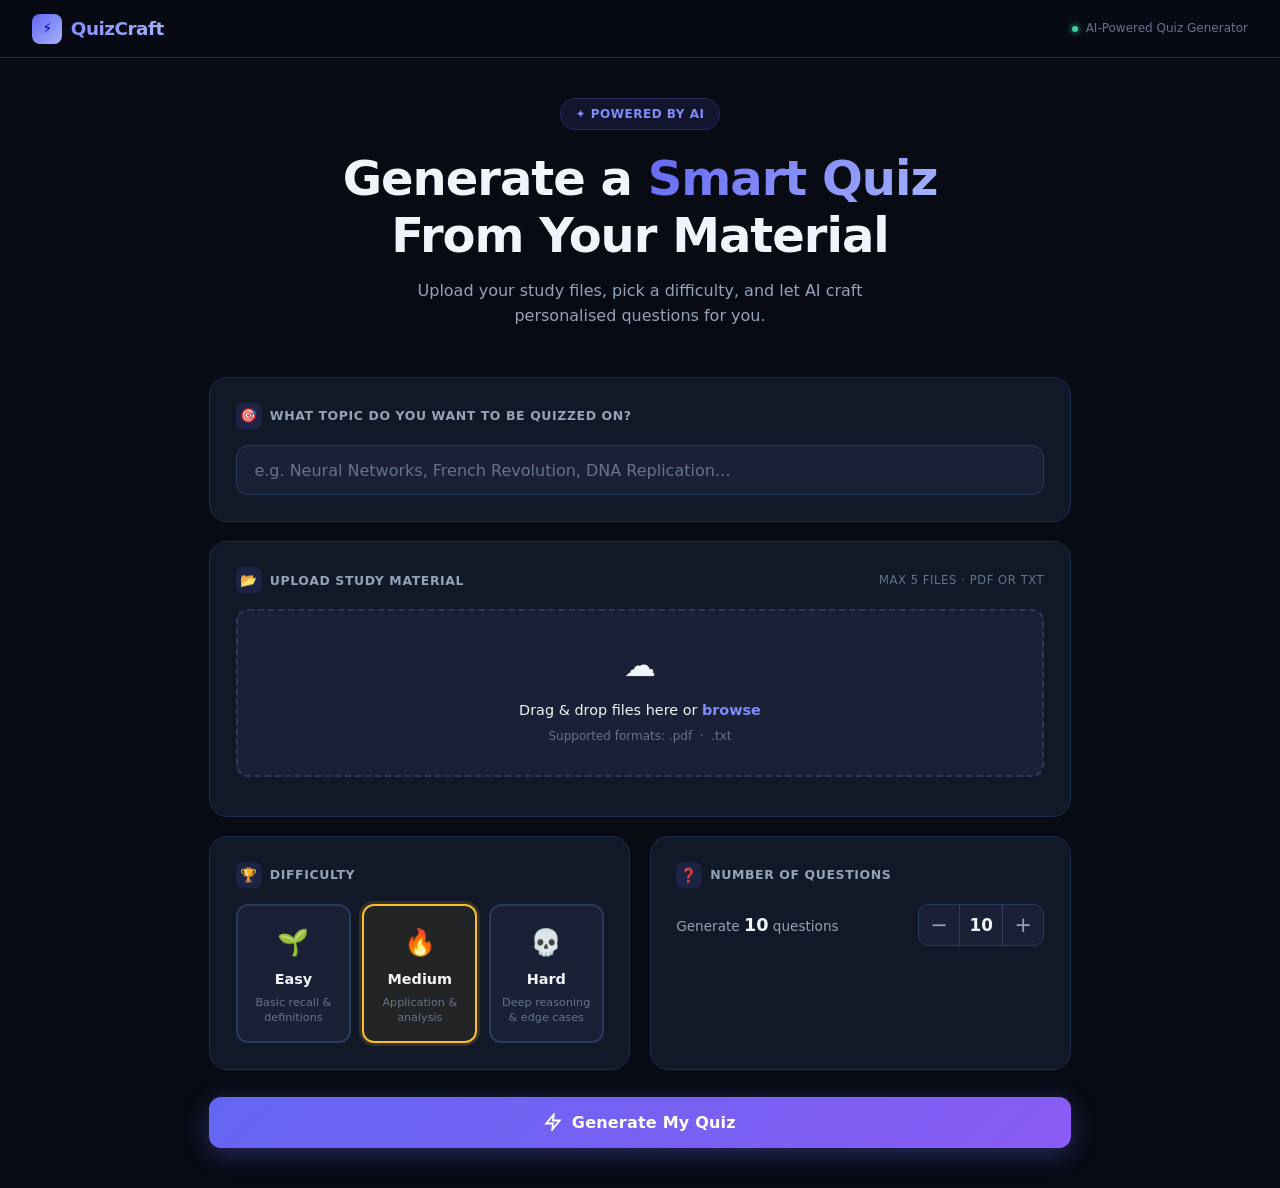
<file: OneDrive/Documents/frontend files/index.html>
<!DOCTYPE html>
<html lang="en">
<head>
<meta charset="UTF-8"/>
<meta name="viewport" content="width=device-width, initial-scale=1.0"/>
<title>QuizCraft — AI Quiz Generator</title>
<style>
/* =============================================
   RESET & VARIABLES
============================================= */
*,*::before,*::after{box-sizing:border-box;margin:0;padding:0}
:root{
  --bg:#080b14;
  --bg2:#0d1120;
  --surface:#111827;
  --surface2:#1a2035;
  --surface3:#1f2847;
  --border:#1e2d4d;
  --border2:#2a3a5c;
  --accent:#6366f1;
  --accent2:#818cf8;
  --accent3:#a5b4fc;
  --green:#10b981;
  --green2:#34d399;
  --red:#ef4444;
  --red2:#f87171;
  --yellow:#f59e0b;
  --yellow2:#fbbf24;
  --text:#f1f5f9;
  --text2:#94a3b8;
  --text3:#64748b;
  --radius:12px;
  --radius2:18px;
  --shadow:0 20px 60px rgba(0,0,0,.6);
  --shadow2:0 4px 24px rgba(99,102,241,.2);
}
html{scroll-behavior:smooth}
body{
  background:var(--bg);
  color:var(--text);
  font-family:'Segoe UI',system-ui,-apple-system,sans-serif;
  min-height:100vh;
  line-height:1.6;
  overflow-x:hidden;
}
button{font-family:inherit;cursor:pointer}
input{font-family:inherit}

/* =============================================
   SCROLLBAR
============================================= */
::-webkit-scrollbar{width:6px}
::-webkit-scrollbar-track{background:var(--bg2)}
::-webkit-scrollbar-thumb{background:var(--border2);border-radius:99px}

/* =============================================
   NAVBAR
============================================= */
.navbar{
  position:sticky;top:0;z-index:200;
  display:flex;align-items:center;justify-content:space-between;
  padding:0 2rem;height:58px;
  background:rgba(8,11,20,.85);
  border-bottom:1px solid var(--border);
  backdrop-filter:blur(16px);
}
.nav-logo{
  display:flex;align-items:center;gap:.55rem;
  font-size:1.15rem;font-weight:800;letter-spacing:-.5px;
  text-decoration:none;
}
.nav-logo .bolt{
  width:30px;height:30px;
  background:linear-gradient(135deg,var(--accent),var(--accent3));
  border-radius:8px;
  display:flex;align-items:center;justify-content:center;
  font-size:.9rem;
}
.nav-logo .name{
  background:linear-gradient(135deg,var(--accent2),var(--accent3));
  -webkit-background-clip:text;-webkit-text-fill-color:transparent;
  background-clip:text;
}
.nav-right{
  display:flex;align-items:center;gap:.5rem;
  font-size:.75rem;color:var(--text3);
}
.nav-dot{
  width:6px;height:6px;border-radius:50%;
  background:var(--green2);
  box-shadow:0 0 6px var(--green2);
}

/* =============================================
   SCREENS
============================================= */
.screen{display:none;animation:fadeUp .3s ease}
.screen.active{display:block}
@keyframes fadeUp{from{opacity:0;transform:translateY(16px)}to{opacity:1;transform:translateY(0)}}

.page{max-width:900px;margin:0 auto;padding:2.5rem 1.2rem}

/* =============================================
   SCREEN 1 — SETUP
============================================= */
.hero{text-align:center;margin-bottom:3rem}
.hero-badge{
  display:inline-flex;align-items:center;gap:.5rem;
  padding:.35rem .9rem;border-radius:99px;
  background:rgba(99,102,241,.12);
  border:1px solid rgba(99,102,241,.25);
  font-size:.75rem;font-weight:600;color:var(--accent2);
  letter-spacing:.5px;text-transform:uppercase;margin-bottom:1.2rem;
}
.hero h1{
  font-size:clamp(1.8rem,4vw,3rem);
  font-weight:800;letter-spacing:-1px;line-height:1.2;
  margin-bottom:.8rem;
}
.hero h1 span{
  background:linear-gradient(135deg,var(--accent),var(--accent3));
  -webkit-background-clip:text;-webkit-text-fill-color:transparent;
  background-clip:text;
}
.hero p{color:var(--text2);font-size:1rem;max-width:460px;margin:0 auto}

/* Setup Grid */
.setup-grid{
  display:grid;
  grid-template-columns:1fr 1fr;
  gap:1.2rem;
}
.setup-full{grid-column:1/-1}

/* Card */
.card{
  background:var(--surface);
  border:1px solid var(--border);
  border-radius:var(--radius2);
  padding:1.6rem;
}
.card-label{
  display:flex;align-items:center;gap:.5rem;
  font-size:.78rem;font-weight:700;color:var(--text2);
  text-transform:uppercase;letter-spacing:.6px;
  margin-bottom:1rem;
}
.card-label .ico{
  width:26px;height:26px;border-radius:7px;
  background:rgba(99,102,241,.15);
  display:flex;align-items:center;justify-content:center;
  font-size:.85rem;
}

/* Topic Input */
.topic-input{
  width:100%;
  background:var(--surface2);
  border:1.5px solid var(--border2);
  border-radius:var(--radius);
  padding:.9rem 1.1rem;
  color:var(--text);
  font-size:1rem;
  outline:none;
  transition:border-color .2s,box-shadow .2s;
}
.topic-input::placeholder{color:var(--text3)}
.topic-input:focus{
  border-color:var(--accent);
  box-shadow:0 0 0 3px rgba(99,102,241,.15);
}

/* File Upload */
.dropzone{
  border:2px dashed var(--border2);
  border-radius:var(--radius);
  background:var(--surface2);
  cursor:pointer;
  transition:all .2s;
  text-align:center;
  padding:1.8rem 1rem;
  position:relative;
}
.dropzone:hover,.dropzone.over{
  border-color:var(--accent);
  background:rgba(99,102,241,.06);
}
.dropzone input{
  position:absolute;inset:0;opacity:0;cursor:pointer;
  width:100%;height:100%;
}
.dz-icon{font-size:2rem;margin-bottom:.5rem}
.dz-title{font-size:.9rem;color:var(--text);font-weight:500}
.dz-title span{color:var(--accent2);font-weight:600}
.dz-hint{font-size:.75rem;color:var(--text3);margin-top:.3rem}

/* File chips */
.file-chips{display:flex;flex-direction:column;gap:.45rem;margin-top:.8rem}
.file-chip{
  display:flex;align-items:center;gap:.6rem;
  background:var(--surface3);
  border:1px solid var(--border2);
  border-radius:10px;
  padding:.5rem .8rem;
  font-size:.82rem;
  animation:fadeUp .2s ease;
}
.fc-icon{font-size:1rem}
.fc-name{flex:1;white-space:nowrap;overflow:hidden;text-overflow:ellipsis;color:var(--text)}
.fc-size{color:var(--text3);font-size:.73rem;white-space:nowrap}
.fc-del{
  background:none;border:none;color:var(--red2);
  font-size:.9rem;padding:0 .15rem;
  opacity:.7;transition:opacity .15s;line-height:1;
}
.fc-del:hover{opacity:1}
.fc-bar{
  height:2px;border-radius:99px;
  background:linear-gradient(90deg,var(--accent),var(--accent3));
  margin-top:3px;
  animation:barGrow .4s ease forwards;
  transform-origin:left;
}
@keyframes barGrow{from{transform:scaleX(0)}to{transform:scaleX(1)}}

.err-msg{
  font-size:.78rem;color:var(--red2);
  margin-top:.5rem;display:none;
}
.err-msg.show{display:block}

/* Difficulty */
.diff-cards{
  display:grid;grid-template-columns:1fr 1fr 1fr;gap:.7rem;
}
.diff-radio{display:none}
.diff-card{
  display:flex;flex-direction:column;align-items:center;gap:.3rem;
  padding:1rem .6rem;
  border-radius:var(--radius);
  border:2px solid var(--border2);
  background:var(--surface2);
  cursor:pointer;
  transition:all .2s;
  text-align:center;
  user-select:none;
}
.diff-card:hover{transform:translateY(-2px)}
.diff-em{font-size:1.6rem}
.diff-name{font-weight:700;font-size:.9rem}
.diff-sub{font-size:.7rem;color:var(--text3);line-height:1.3}

.diff-radio:checked + .diff-card.easy{
  border-color:var(--green2);
  background:rgba(52,211,153,.07);
  box-shadow:0 0 0 3px rgba(52,211,153,.15);
}
.diff-radio:checked + .diff-card.medium{
  border-color:var(--yellow2);
  background:rgba(251,191,36,.07);
  box-shadow:0 0 0 3px rgba(251,191,36,.15);
}
.diff-radio:checked + .diff-card.hard{
  border-color:var(--red2);
  background:rgba(248,113,113,.07);
  box-shadow:0 0 0 3px rgba(248,113,113,.15);
}

/* Question count */
.count-row{
  display:flex;align-items:center;justify-content:space-between;
  gap:1rem;
}
.count-info{font-size:.85rem;color:var(--text2)}
.count-info strong{color:var(--text);font-size:1.1rem}
.stepper{
  display:flex;align-items:center;
  background:var(--surface2);
  border:1.5px solid var(--border2);
  border-radius:10px;
  overflow:hidden;
}
.step-btn{
  width:40px;height:40px;
  background:none;border:none;
  color:var(--text2);font-size:1.3rem;
  transition:background .15s,color .15s;
  display:flex;align-items:center;justify-content:center;
}
.step-btn:hover{background:var(--border2);color:var(--text)}
.step-val{
  min-width:44px;text-align:center;
  font-weight:700;font-size:1.05rem;
  border-left:1px solid var(--border2);
  border-right:1px solid var(--border2);
  line-height:40px;color:var(--text);
}

/* Generate button */
.btn-generate{
  width:100%;padding:1rem;margin-top:.5rem;
  background:linear-gradient(135deg,#6366f1,#8b5cf6);
  border:none;border-radius:var(--radius);
  color:#fff;font-size:1rem;font-weight:700;
  letter-spacing:.2px;
  display:flex;align-items:center;justify-content:center;gap:.6rem;
  transition:all .2s;
  box-shadow:0 6px 24px rgba(99,102,241,.35);
}
.btn-generate:hover{
  opacity:.92;transform:translateY(-1px);
  box-shadow:0 10px 32px rgba(99,102,241,.45);
}
.btn-generate:active{transform:translateY(0)}
.btn-generate svg{width:18px;height:18px;flex-shrink:0}

/* =============================================
   SCREEN 2 — LOADING
============================================= */
.loading-wrap{
  display:flex;flex-direction:column;
  align-items:center;justify-content:center;
  min-height:calc(100vh - 58px);
  gap:1.4rem;text-align:center;
  padding:2rem;
}
.spinner-ring{
  width:80px;height:80px;position:relative;
}
.spinner-ring::before,.spinner-ring::after{
  content:'';position:absolute;inset:0;
  border-radius:50%;
}
.spinner-ring::before{
  border:4px solid var(--border2);
}
.spinner-ring::after{
  border:4px solid transparent;
  border-top-color:var(--accent);
  animation:spin .8s linear infinite;
}
@keyframes spin{to{transform:rotate(360deg)}}
.spin-icon{
  position:absolute;inset:0;
  display:flex;align-items:center;justify-content:center;
  font-size:1.6rem;
}
.loading-title{font-size:1.5rem;font-weight:700}
.loading-sub{color:var(--text2);font-size:.9rem}
.load-steps{
  width:100%;max-width:360px;
  display:flex;flex-direction:column;gap:.5rem;
  margin-top:.4rem;
}
.ls{
  display:flex;align-items:center;gap:.7rem;
  padding:.65rem 1rem;
  border-radius:10px;
  border:1px solid var(--border);
  background:var(--surface);
  font-size:.85rem;color:var(--text3);
  transition:all .3s;
}
.ls.active{
  border-color:var(--accent);
  color:var(--text);background:rgba(99,102,241,.1);
}
.ls.done{
  border-color:var(--green2);
  color:var(--green2);background:rgba(52,211,153,.07);
}
.ls-dot{
  width:8px;height:8px;border-radius:50%;
  background:var(--border2);flex-shrink:0;
  transition:background .3s;
}
.ls.active .ls-dot{background:var(--accent);box-shadow:0 0 8px var(--accent)}
.ls.done .ls-dot{background:var(--green2)}

/* =============================================
   SCREEN 3 — QUIZ
============================================= */
.quiz-layout{
  display:grid;
  grid-template-columns:1fr 260px;
  gap:1.2rem;align-items:start;
}
/* Header bar */
.quiz-header{
  grid-column:1/-1;
  display:flex;align-items:center;gap:1rem;
  flex-wrap:wrap;
  background:var(--surface);
  border:1px solid var(--border);
  border-radius:var(--radius2);
  padding:.9rem 1.3rem;
}
.qh-badges{display:flex;gap:.5rem;flex-wrap:wrap;flex:0}
.badge{
  padding:.28rem .7rem;border-radius:99px;
  font-size:.72rem;font-weight:700;letter-spacing:.3px;
}
.badge-topic{
  background:rgba(99,102,241,.15);
  border:1px solid rgba(99,102,241,.3);
  color:var(--accent3);
}
.badge-easy{background:rgba(52,211,153,.12);border:1px solid rgba(52,211,153,.3);color:var(--green2)}
.badge-medium{background:rgba(251,191,36,.12);border:1px solid rgba(251,191,36,.3);color:var(--yellow2)}
.badge-hard{background:rgba(248,113,113,.12);border:1px solid rgba(248,113,113,.3);color:var(--red2)}

.qh-progress{
  flex:1;display:flex;align-items:center;gap:.8rem;
  min-width:160px;
}
.prog-bar{
  flex:1;height:6px;
  background:var(--border2);border-radius:99px;overflow:hidden;
}
.prog-fill{
  height:100%;
  background:linear-gradient(90deg,var(--accent),var(--accent3));
  border-radius:99px;transition:width .4s ease;
}
.prog-txt{font-size:.78rem;color:var(--text2);white-space:nowrap}

.timer{
  display:flex;align-items:center;gap:.4rem;
  background:var(--surface2);
  border:1px solid var(--border2);
  border-radius:8px;
  padding:.3rem .75rem;
  font-size:.85rem;font-weight:600;
  transition:all .2s;
}
.timer.warn{border-color:var(--red2);color:var(--red2);animation:blink 1s infinite}
@keyframes blink{0%,100%{opacity:1}50%{opacity:.4}}
.timer-ico{font-size:.9rem}

/* Question area */
.q-card{
  background:var(--surface);
  border:1px solid var(--border);
  border-radius:var(--radius2);
  padding:2rem;
  min-height:360px;
  display:flex;flex-direction:column;
}
.q-tag{
  font-size:.72rem;font-weight:700;
  color:var(--accent2);letter-spacing:.5px;
  text-transform:uppercase;margin-bottom:1rem;
  display:flex;align-items:center;gap:.5rem;
}
.q-tag::after{
  content:'';flex:1;height:1px;
  background:linear-gradient(90deg,var(--border2),transparent);
}
.q-text{
  font-size:1.08rem;font-weight:500;
  line-height:1.7;margin-bottom:1.8rem;flex:1;
}
.opts{display:flex;flex-direction:column;gap:.65rem;margin-bottom:1.5rem}
.opt{
  display:flex;align-items:center;gap:.9rem;
  padding:.9rem 1.1rem;
  border-radius:var(--radius);
  border:1.5px solid var(--border2);
  background:var(--surface2);
  cursor:pointer;
  transition:all .18s;
  font-size:.93rem;
}
.opt:hover{
  border-color:var(--accent);
  transform:translateX(4px);
  background:rgba(99,102,241,.06);
}
.opt.selected{
  border-color:var(--accent);
  background:rgba(99,102,241,.12);
}
.opt-key{
  width:32px;height:32px;min-width:32px;
  border-radius:8px;
  border:1.5px solid var(--border2);
  display:flex;align-items:center;justify-content:center;
  font-size:.78rem;font-weight:700;
  transition:all .18s;
  flex-shrink:0;
}
.opt.selected .opt-key{
  background:var(--accent);border-color:var(--accent);color:#fff;
}
.q-nav{display:flex;gap:.6rem;justify-content:flex-end;margin-top:auto}
.nav-btn{
  padding:.6rem 1.3rem;
  border-radius:9px;
  border:1.5px solid var(--border2);
  background:var(--surface2);
  color:var(--text2);
  font-size:.85rem;font-weight:600;
  transition:all .18s;
}
.nav-btn:hover:not(:disabled){
  border-color:var(--accent2);color:var(--text);
}
.nav-btn:disabled{opacity:.3;cursor:not-allowed}
.nav-btn.primary{
  background:var(--accent);
  border-color:var(--accent);
  color:#fff;
}
.nav-btn.primary:hover{opacity:.88}

/* Sidebar */
.sidebar{display:flex;flex-direction:column;gap:1rem}
.palette-card{
  background:var(--surface);
  border:1px solid var(--border);
  border-radius:var(--radius2);
  padding:1.2rem;
}
.pal-head{
  font-size:.72rem;font-weight:700;
  color:var(--text3);letter-spacing:.5px;
  text-transform:uppercase;margin-bottom:.9rem;
}
.palette{
  display:flex;flex-wrap:wrap;gap:.4rem;
  margin-bottom:.9rem;
}
.pal-btn{
  width:34px;height:34px;
  border-radius:7px;
  border:1.5px solid var(--border2);
  background:var(--surface2);
  color:var(--text3);
  font-size:.78rem;font-weight:700;
  transition:all .15s;
}
.pal-btn:hover{border-color:var(--accent2);color:var(--text)}
.pal-btn.answered{background:var(--accent);border-color:var(--accent);color:#fff}
.pal-btn.current{border-color:var(--yellow2);color:var(--yellow2)}
.pal-btn.answered.current{background:var(--yellow2);border-color:var(--yellow2);color:#000}

.pal-legend{
  display:flex;flex-direction:column;gap:.4rem;
  font-size:.72rem;color:var(--text3);
  margin-bottom:1rem;
}
.leg-row{display:flex;align-items:center;gap:.5rem}
.leg-sq{
  width:10px;height:10px;border-radius:3px;
  flex-shrink:0;
}

.btn-submit{
  width:100%;padding:.75rem;
  background:linear-gradient(135deg,var(--green),var(--green2));
  border:none;border-radius:var(--radius);
  color:#fff;font-size:.88rem;font-weight:700;
  transition:all .2s;
  box-shadow:0 4px 16px rgba(16,185,129,.25);
}
.btn-submit:hover{opacity:.9;transform:translateY(-1px)}

/* =============================================
   SCREEN 4 — RESULTS
============================================= */
.results-grid{
  display:grid;
  grid-template-columns:1fr 1fr;
  gap:1.2rem;
}
.results-full{grid-column:1/-1}

/* Score hero */
.score-hero{
  background:var(--surface);
  border:1px solid var(--border);
  border-radius:var(--radius2);
  padding:2rem;
  display:flex;align-items:center;gap:2.5rem;
  flex-wrap:wrap;
}
.score-ring-wrap{position:relative;width:160px;height:160px;flex-shrink:0}
.score-ring-wrap svg{width:100%;height:100%;transform:rotate(-90deg)}
.sr-track{fill:none;stroke:var(--border2);stroke-width:10}
.sr-fill{
  fill:none;stroke:var(--accent);stroke-width:10;
  stroke-linecap:round;
  stroke-dasharray:408;stroke-dashoffset:408;
  transition:stroke-dashoffset 1.3s cubic-bezier(.4,0,.2,1),stroke 1s ease;
}
.score-inner-txt{
  position:absolute;inset:0;
  display:flex;flex-direction:column;align-items:center;justify-content:center;
}
.si-pct{font-size:2.2rem;font-weight:800;line-height:1}
.si-lbl{font-size:.72rem;color:var(--text2);margin-top:.15rem}

.score-stats{display:flex;flex-direction:column;gap:.75rem;flex:1}
.stat-row{
  display:flex;align-items:center;gap:.9rem;
  padding:.9rem 1.1rem;
  background:var(--surface2);
  border-radius:var(--radius);
  border:1px solid var(--border2);
}
.stat-icon{font-size:1.2rem}
.stat-info{flex:1}
.stat-label{font-size:.72rem;color:var(--text2);font-weight:600;text-transform:uppercase;letter-spacing:.4px}
.stat-num{font-size:1.4rem;font-weight:800}
.stat-row.c .stat-num{color:var(--green2)}
.stat-row.w .stat-num{color:var(--red2)}
.stat-row.s .stat-num{color:var(--yellow2)}

/* Grade */
.grade-card{
  background:var(--surface);
  border:1px solid var(--border);
  border-radius:var(--radius2);
  padding:1.5rem;
  display:flex;align-items:center;gap:1.2rem;
}
.grade-em{
  font-size:3rem;
  width:72px;height:72px;
  display:flex;align-items:center;justify-content:center;
  background:var(--surface2);
  border-radius:var(--radius);
  flex-shrink:0;
}
.grade-txt h2{font-size:1.2rem;font-weight:700;margin-bottom:.3rem}
.grade-txt p{font-size:.85rem;color:var(--text2);line-height:1.5}

/* Feedback */
.feedback-card{
  background:var(--surface);
  border:1px solid var(--border);
  border-radius:var(--radius2);
  padding:1.5rem;
}
.sec-head{
  display:flex;align-items:center;gap:.6rem;
  font-size:.9rem;font-weight:700;
  margin-bottom:1rem;
  padding-bottom:.75rem;
  border-bottom:1px solid var(--border);
}
.sec-head-ico{
  width:30px;height:30px;
  background:rgba(99,102,241,.15);
  border-radius:8px;
  display:flex;align-items:center;justify-content:center;
  font-size:.9rem;
}
.topic-chips{display:flex;flex-wrap:wrap;gap:.5rem}
.t-chip{
  padding:.38rem .85rem;
  border-radius:99px;
  background:rgba(239,68,68,.1);
  border:1px solid rgba(239,68,68,.25);
  color:var(--red2);
  font-size:.78rem;font-weight:600;
  display:flex;align-items:center;gap:.35rem;
}
.ok-chip{
  display:flex;align-items:center;gap:.5rem;
  color:var(--green2);font-size:.88rem;font-weight:600;
}

/* Answer review */
.review-card{
  background:var(--surface);
  border:1px solid var(--border);
  border-radius:var(--radius2);
  padding:1.5rem;
}
.review-list{display:flex;flex-direction:column;gap:.7rem}
.rev-item{
  border-radius:var(--radius);
  border:1px solid var(--border);
  background:var(--surface2);
  overflow:hidden;
}
.rev-header{
  display:flex;align-items:flex-start;gap:.75rem;
  padding:.9rem 1rem;
  cursor:pointer;
  transition:background .15s;
}
.rev-header:hover{background:var(--surface3)}
.rev-status{
  width:22px;height:22px;min-width:22px;
  border-radius:50%;
  display:flex;align-items:center;justify-content:center;
  font-size:.7rem;font-weight:700;
  margin-top:1px;flex-shrink:0;
}
.rs-c{background:rgba(16,185,129,.2);color:var(--green2)}
.rs-w{background:rgba(239,68,68,.2);color:var(--red2)}
.rs-s{background:rgba(245,158,11,.2);color:var(--yellow2)}
.rev-q{font-size:.85rem;flex:1;color:var(--text2)}
.rev-q strong{color:var(--text)}
.rev-chevron{
  font-size:.75rem;color:var(--text3);
  transition:transform .2s;margin-top:2px;flex-shrink:0;
}
.rev-item.open .rev-chevron{transform:rotate(180deg)}
.rev-body{
  display:none;
  padding:0 1rem .9rem 2.9rem;
  font-size:.8rem;
}
.rev-item.open .rev-body{display:block}
.rev-row{display:flex;gap:.5rem;align-items:baseline;margin-top:.35rem}
.rev-lbl{color:var(--text3);min-width:95px;font-weight:500}
.ans-c{color:var(--green2);font-weight:600}
.ans-w{color:var(--red2);font-weight:600;text-decoration:line-through;opacity:.75}

/* Result actions */
.res-actions{
  display:flex;gap:.8rem;flex-wrap:wrap;
}
.btn-act{
  flex:1;min-width:130px;
  padding:.85rem 1.5rem;
  border-radius:var(--radius);
  font-size:.9rem;font-weight:700;
  transition:all .2s;border:none;
}
.btn-act.secondary{
  background:var(--surface2);
  border:1.5px solid var(--border2);
  color:var(--text2);
}
.btn-act.secondary:hover{border-color:var(--accent2);color:var(--text)}
.btn-act.primary{
  background:linear-gradient(135deg,var(--accent),#8b5cf6);
  color:#fff;
  box-shadow:0 4px 20px rgba(99,102,241,.3);
}
.btn-act.primary:hover{opacity:.9;transform:translateY(-1px)}

/* =============================================
   RESPONSIVE
============================================= */
@media(max-width:700px){
  .setup-grid{grid-template-columns:1fr}
  .quiz-layout{grid-template-columns:1fr}
  .sidebar{display:none} /* palette collapses on mobile */
  .results-grid{grid-template-columns:1fr}
  .score-hero{flex-direction:column;align-items:flex-start;gap:1.2rem}
  .diff-sub{display:none}
  .navbar{padding:0 1rem}
  .page{padding:1.2rem .8rem}
}
</style>
</head>
<body>

<!-- ═══════════════ NAVBAR ═══════════════ -->
<nav class="navbar">
  <a class="nav-logo" href="#">
    <div class="bolt">⚡</div>
    <span class="name">QuizCraft</span>
  </a>
  <div class="nav-right">
    <div class="nav-dot"></div>
    AI-Powered Quiz Generator
  </div>
</nav>

<!-- ═══════════════════════════════════════
     SCREEN 1 — SETUP
═══════════════════════════════════════ -->
<div id="s-setup" class="screen active">
<div class="page">

  <div class="hero">
    <div class="hero-badge">✦ Powered by AI</div>
    <h1>Generate a <span>Smart Quiz</span><br>From Your Material</h1>
    <p>Upload your study files, pick a difficulty, and let AI craft personalised questions for you.</p>
  </div>

  <div class="setup-grid">

    <!-- Topic -->
    <div class="card setup-full">
      <div class="card-label"><div class="ico">🎯</div> What topic do you want to be quizzed on?</div>
      <input id="topicInput" type="text" class="topic-input"
        placeholder="e.g. Neural Networks, French Revolution, DNA Replication…"
        autocomplete="off"/>
    </div>

    <!-- File Upload -->
    <div class="card setup-full">
      <div class="card-label">
        <div class="ico">📂</div> Upload Study Material
        <span style="margin-left:auto;font-size:.72rem;font-weight:400;color:var(--text3)">Max 5 files · PDF or TXT</span>
      </div>
      <div class="dropzone" id="dropzone">
        <input type="file" id="fileInput" accept=".pdf,.txt" multiple/>
        <div class="dz-icon">☁️</div>
        <div class="dz-title">Drag &amp; drop files here or <span>browse</span></div>
        <div class="dz-hint">Supported formats: .pdf &nbsp;·&nbsp; .txt</div>
      </div>
      <div class="file-chips" id="fileChips"></div>
      <div class="err-msg" id="errMsg"></div>
    </div>

    <!-- Difficulty -->
    <div class="card">
      <div class="card-label"><div class="ico">🏆</div> Difficulty</div>
      <div class="diff-cards">
        <label>
          <input type="radio" name="diff" value="easy" class="diff-radio"/>
          <div class="diff-card easy">
            <div class="diff-em">🌱</div>
            <div class="diff-name">Easy</div>
            <div class="diff-sub">Basic recall &amp; definitions</div>
          </div>
        </label>
        <label>
          <input type="radio" name="diff" value="medium" class="diff-radio" checked/>
          <div class="diff-card medium">
            <div class="diff-em">🔥</div>
            <div class="diff-name">Medium</div>
            <div class="diff-sub">Application &amp; analysis</div>
          </div>
        </label>
        <label>
          <input type="radio" name="diff" value="hard" class="diff-radio"/>
          <div class="diff-card hard">
            <div class="diff-em">💀</div>
            <div class="diff-name">Hard</div>
            <div class="diff-sub">Deep reasoning &amp; edge cases</div>
          </div>
        </label>
      </div>
    </div>

    <!-- Question Count -->
    <div class="card">
      <div class="card-label"><div class="ico">❓</div> Number of Questions</div>
      <div class="count-row">
        <div class="count-info">
          Generate <strong id="cntDisplay">10</strong> questions
        </div>
        <div class="stepper">
          <button class="step-btn" id="decBtn">−</button>
          <div class="step-val" id="stepVal">10</div>
          <button class="step-btn" id="incBtn">+</button>
        </div>
      </div>
      <input type="hidden" id="qCount" value="10"/>
    </div>

    <!-- Generate -->
    <div class="setup-full">
      <button class="btn-generate" id="generateBtn">
        <svg viewBox="0 0 24 24" fill="none" stroke="currentColor" stroke-width="2.5">
          <path d="M13 2L3 14h9l-1 8 10-12h-9l1-8z"/>
        </svg>
        Generate My Quiz
      </button>
    </div>

  </div>
</div>
</div>

<!-- ═══════════════════════════════════════
     SCREEN 2 — LOADING
═══════════════════════════════════════ -->
<div id="s-loading" class="screen">
<div class="loading-wrap">
  <div class="spinner-ring">
    <div class="spin-icon">⚡</div>
  </div>
  <div class="loading-title">Crafting your quiz…</div>
  <div class="loading-sub" id="loadSub">Reading your files</div>
  <div class="load-steps">
    <div class="ls" id="ls0"><div class="ls-dot"></div>📄 Reading &amp; parsing files</div>
    <div class="ls" id="ls1"><div class="ls-dot"></div>🧠 Analyzing topics &amp; content</div>
    <div class="ls" id="ls2"><div class="ls-dot"></div>✍️ Generating questions</div>
    <div class="ls" id="ls3"><div class="ls-dot"></div>✅ Finalising your quiz</div>
  </div>
</div>
</div>

<!-- ═══════════════════════════════════════
     SCREEN 3 — QUIZ
═══════════════════════════════════════ -->
<div id="s-quiz" class="screen">
<div class="page">
<div class="quiz-layout">

  <!-- Header -->
  <div class="quiz-header">
    <div class="qh-badges">
      <span class="badge badge-topic" id="qTopicBadge"></span>
      <span class="badge" id="qDiffBadge"></span>
    </div>
    <div class="qh-progress">
      <div class="prog-bar"><div class="prog-fill" id="progFill"></div></div>
      <div class="prog-txt" id="progTxt">1 / 10</div>
    </div>
    <div class="timer" id="timerEl">
      <span class="timer-ico">⏱</span>
      <span id="timerTxt">00:00</span>
    </div>
  </div>

  <!-- Question Card -->
  <div class="q-card" id="qCard">
    <div class="q-tag" id="qTag">Question 1</div>
    <div class="q-text" id="qText">Loading…</div>
    <ul class="opts" id="optsList"></ul>
    <div class="q-nav">
      <button class="nav-btn" id="prevBtn" disabled>← Prev</button>
      <button class="nav-btn primary" id="nextBtn">Next →</button>
    </div>
  </div>

  <!-- Sidebar -->
  <div class="sidebar">
    <div class="palette-card">
      <div class="pal-head">Navigator</div>
      <div class="palette" id="palette"></div>
      <div class="pal-legend">
        <div class="leg-row"><div class="leg-sq" style="background:var(--accent)"></div> Answered</div>
        <div class="leg-row"><div class="leg-sq" style="background:var(--surface2);border:1px solid var(--border2)"></div> Not Answered</div>
        <div class="leg-row"><div class="leg-sq" style="background:var(--yellow2)"></div> Current</div>
      </div>
      <button class="btn-submit" id="submitQuizBtn">Submit Quiz ✓</button>
    </div>
  </div>

</div>
</div>
</div>

<!-- ═══════════════════════════════════════
     SCREEN 4 — RESULTS
═══════════════════════════════════════ -->
<div id="s-results" class="screen">
<div class="page">
<div class="results-grid">

  <!-- Score + Stats -->
  <div class="score-hero results-full">
    <div class="score-ring-wrap">
      <svg viewBox="0 0 140 140">
        <circle class="sr-track" cx="70" cy="70" r="65"/>
        <circle class="sr-fill" id="scoreArc" cx="70" cy="70" r="65"/>
      </svg>
      <div class="score-inner-txt">
        <div class="si-pct" id="scorePct">0%</div>
        <div class="si-lbl">Score</div>
      </div>
    </div>
    <div class="score-stats">
      <div class="stat-row c">
        <div class="stat-icon">✅</div>
        <div class="stat-info">
          <div class="stat-label">Correct</div>
          <div class="stat-num" id="statC">0</div>
        </div>
      </div>
      <div class="stat-row w">
        <div class="stat-icon">❌</div>
        <div class="stat-info">
          <div class="stat-label">Wrong</div>
          <div class="stat-num" id="statW">0</div>
        </div>
      </div>
      <div class="stat-row s">
        <div class="stat-icon">⏭</div>
        <div class="stat-info">
          <div class="stat-label">Skipped</div>
          <div class="stat-num" id="statS">0</div>
        </div>
      </div>
    </div>
  </div>

  <!-- Grade -->
  <div class="grade-card results-full" id="gradeBanner">
    <div class="grade-em" id="gradeEm"></div>
    <div class="grade-txt">
      <h2 id="gradeTitle"></h2>
      <p id="gradeMsg"></p>
    </div>
  </div>

  <!-- Topics Feedback -->
  <div class="feedback-card">
    <div class="sec-head"><div class="sec-head-ico">📚</div> Topics to Brush Up</div>
    <div class="topic-chips" id="topicChips"></div>
  </div>

  <!-- Time taken -->
  <div class="feedback-card">
    <div class="sec-head"><div class="sec-head-ico">⏱</div> Time Taken</div>
    <div style="font-size:2rem;font-weight:800;color:var(--accent2)" id="timeTaken">—</div>
    <div style="font-size:.8rem;color:var(--text3);margin-top:.2rem">Total quiz duration</div>
  </div>

  <!-- Answer Review -->
  <div class="review-card results-full">
    <div class="sec-head"><div class="sec-head-ico">🔍</div> Answer Review</div>
    <div class="review-list" id="reviewList"></div>
  </div>

  <!-- Actions -->
  <div class="results-full res-actions">
    <button class="btn-act secondary" id="retakeBtn">🔄 &nbsp;Retake Same Quiz</button>
    <button class="btn-act primary" id="newQuizBtn">✨ &nbsp;Start New Quiz</button>
  </div>

</div>
</div>
</div>

<!-- ═══════════════════════════════════════
     JAVASCRIPT
═══════════════════════════════════════ -->
<script>
/* ─── State ─────────────────────────── */
const S = {
  files:[],topic:'',diff:'medium',qCount:10,
  questions:[],answers:{},cur:0,
  timerSec:0,timerHandle:null,
};

/* ─── Helpers ───────────────────────── */
const $=id=>document.getElementById(id);
const wait=ms=>new Promise(r=>setTimeout(r,ms));
function showScreen(id){
  document.querySelectorAll('.screen').forEach(s=>s.classList.remove('active'));
  $(id).classList.add('active');
  window.scrollTo({top:0,behavior:'smooth'});
}
function fmtSize(b){
  return b<1024?`${b}B`:b<1048576?`${(b/1024).toFixed(1)}KB`:`${(b/1048576).toFixed(1)}MB`;
}
function fmtTime(sec){
  const m=String(Math.floor(sec/60)).padStart(2,'0');
  const s=String(sec%60).padStart(2,'0');
  return `${m}:${s}`;
}

/* ═══════════════════════════════════════
   SETUP SCREEN
═══════════════════════════════════════ */

/* File upload */
const dz=$('dropzone'), fi=$('fileInput');

dz.addEventListener('dragover',e=>{e.preventDefault();dz.classList.add('over')});
dz.addEventListener('dragleave',()=>dz.classList.remove('over'));
dz.addEventListener('drop',e=>{e.preventDefault();dz.classList.remove('over');addFiles([...e.dataTransfer.files])});
fi.addEventListener('change',()=>{addFiles([...fi.files]);fi.value=''});

function addFiles(list){
  $('errMsg').classList.remove('show');
  for(const f of list){
    const ext=f.name.slice(f.name.lastIndexOf('.')).toLowerCase();
    if(!['.pdf','.txt'].includes(ext)){showErr(`"${f.name}" must be PDF or TXT.`);continue}
    if(S.files.length>=5){showErr('Maximum 5 files allowed.');break}
    if(S.files.find(x=>x.name===f.name)) continue;
    S.files.push(f);
  }
  renderFiles();
}

function showErr(msg){const e=$('errMsg');e.textContent=msg;e.classList.add('show')}

function renderFiles(){
  const c=$('fileChips'); c.innerHTML='';
  S.files.forEach((f,i)=>{
    const ext=f.name.slice(f.name.lastIndexOf('.')).toLowerCase();
    const icon=ext==='.pdf'?'📕':'📄';
    const div=document.createElement('div');
    div.className='file-chip';
    div.innerHTML=`
      <span class="fc-icon">${icon}</span>
      <span class="fc-name">${f.name}</span>
      <span class="fc-size">${fmtSize(f.size)}</span>
      <button class="fc-del" data-i="${i}" title="Remove">✕</button>
      <div class="fc-bar" style="position:absolute;bottom:0;left:0;right:0"></div>
    `;
    div.style.position='relative';
    div.querySelector('.fc-del').addEventListener('click',()=>{
      S.files.splice(i,1);renderFiles();
    });
    c.appendChild(div);
  });
}

/* Stepper */
$('decBtn').addEventListener('click',()=>{
  const v=Math.max(5,parseInt($('qCount').value)-5);
  $('qCount').value=v;$('stepVal').textContent=v;$('cntDisplay').textContent=v;
});
$('incBtn').addEventListener('click',()=>{
  const v=Math.min(30,parseInt($('qCount').value)+5);
  $('qCount').value=v;$('stepVal').textContent=v;$('cntDisplay').textContent=v;
});

/* Generate */
$('generateBtn').addEventListener('click',async()=>{
  const topic=$('topicInput').value.trim();
  if(!topic){$('topicInput').focus();$('topicInput').style.borderColor='var(--red2)';return}
  $('topicInput').style.borderColor='';
  S.topic=topic;
  S.diff=document.querySelector('input[name="diff"]:checked').value;
  S.qCount=parseInt($('qCount').value);
  S.answers={};S.cur=0;
  showScreen('s-loading');
  await runLoader();
  await fetchQuiz();
});

/* ═══════════════════════════════════════
   LOADING SCREEN
═══════════════════════════════════════ */
const loadMsgs=['Reading your files…','Analysing topics & content…','Generating questions…','Finalising your quiz…'];

async function runLoader(){
  for(let i=0;i<4;i++){
    $('loadSub').textContent=loadMsgs[i];
    $(`ls${i}`).classList.add('active');
    await wait(i<3?700:300);
  }
}

/* ─── [API] Replace mock with real backend call ─── */
async function fetchQuiz(){
  try{
    /*
      const fd=new FormData();
      fd.append('topic',S.topic);
      fd.append('difficulty',S.diff);
      fd.append('count',S.qCount);
      S.files.forEach(f=>fd.append('files',f));
      const res=await fetch('/api/generate-quiz',{method:'POST',body:fd});
      const data=await res.json();
      S.questions=data.questions;
    */
    await wait(500);
    S.questions=mockQuestions(S.topic,S.diff,S.qCount);

    // mark done
    for(let i=0;i<4;i++){$(`ls${i}`).classList.remove('active');$(`ls${i}`).classList.add('done')}
    await wait(350);
    launchQuiz();
  }catch(e){
    $('loadSub').textContent='Error generating quiz. Please try again.';
    console.error(e);
  }
}

/* ═══════════════════════════════════════
   QUIZ SCREEN
═══════════════════════════════════════ */
function launchQuiz(){
  showScreen('s-quiz');
  buildPalette();
  renderQ(0);
  startTimer();
}

function renderQ(idx){
  S.cur=idx;
  const q=S.questions[idx],tot=S.questions.length;
  const labels=['A','B','C','D'];

  $('qTag').textContent=`Question ${idx+1} of ${tot}`;
  $('qText').textContent=q.question;
  $('qTopicBadge').textContent=S.topic;
  const db=$('qDiffBadge');
  db.textContent={easy:'🌱 Easy',medium:'🔥 Medium',hard:'💀 Hard'}[S.diff];
  db.className=`badge badge-${S.diff}`;

  const pct=((idx+1)/tot)*100;
  $('progFill').style.width=pct+'%';
  $('progTxt').textContent=`${idx+1} / ${tot}`;

  const ol=$('optsList'); ol.innerHTML='';
  q.options.forEach((opt,i)=>{
    const li=document.createElement('li');
    li.className='opt'+(S.answers[idx]===i?' selected':'');
    li.innerHTML=`<span class="opt-key">${labels[i]}</span><span>${opt}</span>`;
    li.addEventListener('click',()=>pick(idx,i));
    ol.appendChild(li);
  });

  $('prevBtn').disabled=idx===0;
  $('nextBtn').textContent=idx===tot-1?'Finish ✓':'Next →';
  updatePalette();
}

function pick(qi,oi){S.answers[qi]=oi;renderQ(qi)}

$('prevBtn').addEventListener('click',()=>{if(S.cur>0)renderQ(S.cur-1)});
$('nextBtn').addEventListener('click',()=>{
  if(S.cur<S.questions.length-1)renderQ(S.cur+1);
  else confirmSubmit();
});
$('submitQuizBtn').addEventListener('click',confirmSubmit);

function confirmSubmit(){
  const skipped=S.questions.length-Object.keys(S.answers).length;
  if(skipped>0&&!confirm(`${skipped} question${skipped>1?'s':''} unanswered. Submit anyway?`))return;
  stopTimer();
  showResults();
}

/* Palette */
function buildPalette(){
  const p=$('palette'); p.innerHTML='';
  S.questions.forEach((_,i)=>{
    const b=document.createElement('button');
    b.className='pal-btn';b.textContent=i+1;
    b.addEventListener('click',()=>renderQ(i));
    p.appendChild(b);
  });
}
function updatePalette(){
  $('palette').querySelectorAll('.pal-btn').forEach((b,i)=>{
    b.className='pal-btn';
    if(S.answers[i]!==undefined)b.classList.add('answered');
    if(i===S.cur)b.classList.add('current');
  });
}

/* Timer */
function startTimer(){
  S.timerSec=0;clearInterval(S.timerHandle);
  S.timerHandle=setInterval(()=>{
    S.timerSec++;
    $('timerTxt').textContent=fmtTime(S.timerSec);
    if(S.timerSec>600)$('timerEl').classList.add('warn');
  },1000);
}
function stopTimer(){clearInterval(S.timerHandle)}

/* ═══════════════════════════════════════
   RESULTS SCREEN
═══════════════════════════════════════ */
function showResults(){
  showScreen('s-results');
  const qs=S.questions,tot=qs.length;
  let correct=0,wrong=0,skipped=0;
  const weak=new Set();

  qs.forEach((q,i)=>{
    const a=S.answers[i];
    if(a===undefined){skipped++;weak.add(q.topic)}
    else if(a===q.correct)correct++;
    else{wrong++;weak.add(q.topic)}
  });

  const pct=Math.round((correct/tot)*100);

  /* Score ring */
  $('scorePct').textContent=pct+'%';
  const circ=408;
  const color=pct>=70?'var(--green2)':pct>=40?'var(--yellow2)':'var(--red2)';
  setTimeout(()=>{
    const arc=$('scoreArc');
    arc.style.strokeDashoffset=circ-(pct/100)*circ;
    arc.style.stroke=color;
    $('scorePct').style.color=color;
  },120);

  $('statC').textContent=correct;
  $('statW').textContent=wrong;
  $('statS').textContent=skipped;
  $('timeTaken').textContent=fmtTime(S.timerSec);

  /* Grade */
  const g=grade(pct);
  $('gradeEm').textContent=g.em;
  $('gradeTitle').textContent=g.title;
  $('gradeMsg').textContent=g.msg;
  $('gradeBanner').style.borderColor=color;

  /* Weak topics */
  const tc=$('topicChips'); tc.innerHTML='';
  if(weak.size===0){
    tc.innerHTML='<div class="ok-chip">🎉 No weak areas — excellent work!</div>';
  }else{
    weak.forEach(t=>{
      const c=document.createElement('div');
      c.className='t-chip';c.innerHTML=`📌 ${t}`;
      tc.appendChild(c);
    });
  }

  /* Review */
  const rl=$('reviewList'); rl.innerHTML='';
  const labels=['A','B','C','D'];
  qs.forEach((q,i)=>{
    const a=S.answers[i];
    const skip=a===undefined,ok=!skip&&a===q.correct;
    const st=skip?'s':ok?'c':'w';
    const icon=skip?'—':ok?'✓':'✗';
    const div=document.createElement('div');
    div.className='rev-item';
    div.innerHTML=`
      <div class="rev-header">
        <div class="rev-status rs-${st}">${icon}</div>
        <div class="rev-q"><strong>Q${i+1}.</strong> ${q.question}</div>
        <div class="rev-chevron">▼</div>
      </div>
      <div class="rev-body">
        <div class="rev-row">
          <div class="rev-lbl">Your answer:</div>
          <div class="${skip?'':ok?'ans-c':'ans-w'}">${skip?'(not answered)':`${labels[a]}. ${q.options[a]}`}</div>
        </div>
        ${!ok?`<div class="rev-row">
          <div class="rev-lbl">Correct:</div>
          <div class="ans-c">${labels[q.correct]}. ${q.options[q.correct]}</div>
        </div>`:''}
      </div>`;
    div.querySelector('.rev-header').addEventListener('click',()=>div.classList.toggle('open'));
    rl.appendChild(div);
  });
}

function grade(p){
  if(p>=90)return{em:'🏆',title:'Outstanding!',msg:'Perfect execution. You know this inside out.'};
  if(p>=75)return{em:'🎯',title:'Great Job!',msg:'Strong performance with only minor gaps to address.'};
  if(p>=60)return{em:'👍',title:'Good Effort!',msg:'Solid foundation — review the highlighted topics to level up.'};
  if(p>=40)return{em:'📖',title:'Keep Going!',msg:'Good start. Spend more time on the topics flagged below.'};
  return    {em:'💪',title:"Don't Give Up!",msg:'Revisit your study material and retake the quiz.'};
}

$('retakeBtn').addEventListener('click',()=>{S.answers={};S.cur=0;launchQuiz()});
$('newQuizBtn').addEventListener('click',()=>{
  S.files=[];S.questions=[];S.answers={};S.cur=0;stopTimer();
  renderFiles();
  $('topicInput').value='';
  $('qCount').value=10;$('stepVal').textContent=10;$('cntDisplay').textContent=10;
  ['ls0','ls1','ls2','ls3'].forEach(id=>{$(id).classList.remove('active','done')});
  showScreen('s-setup');
});

/* ═══════════════════════════════════════
   MOCK QUESTION DATA
   [API] Remove once backend is connected
═══════════════════════════════════════ */
function mockQuestions(topic,diff,count){
  const subs=[
    `${topic} — Fundamentals`,
    `${topic} — Core Concepts`,
    `${topic} — Advanced Topics`,
    `${topic} — Applications`,
    `${topic} — History & Context`,
  ];
  const bank={
    easy:[
      {q:`What is the primary goal of {t}?`,opts:['To simplify complex systems','To increase manual effort','To reduce automation','To create confusion'],c:0},
      {q:`Which term best describes {t}?`,opts:['A systematic approach','A random process','An outdated method','A temporary solution'],c:0},
      {q:`{t} is most commonly used in which field?`,opts:['Technology and science','Agriculture exclusively','Ancient history','Cooking'],c:0},
      {q:`What is a key benefit of {t}?`,opts:['Improved efficiency','Increased cost','Slower processing','More manual work'],c:0},
      {q:`Who primarily benefits from studying {t}?`,opts:['Students and professionals','Only historians','Only engineers','No one'],c:0},
    ],
    medium:[
      {q:`How does {t} address scalability challenges?`,opts:['Through modular design','By reducing features','By ignoring scale','By using older methods'],c:0},
      {q:`What distinguishes {t} from conventional approaches?`,opts:['Automation and intelligence','Higher cost','Slower output','Less accuracy'],c:0},
      {q:`In {t}, what role does feedback play?`,opts:['Critical for iteration','Irrelevant to the process','Only used at the start','Slows down output'],c:0},
      {q:`Which methodology aligns best with modern {t} practices?`,opts:['Agile and iterative','Waterfall exclusively','Big bang approach','No methodology'],c:0},
      {q:`What is a common bottleneck when implementing {t}?`,opts:['Data quality and availability','Excess of resources','Too many experts','Over-documentation'],c:0},
    ],
    hard:[
      {q:`Critically, what is the primary trade-off in advanced {t} systems?`,opts:['Accuracy vs. computational cost','Speed vs. colour','Size vs. weight','Cost vs. colour'],c:0},
      {q:`Which theoretical limitation most constrains current {t} research?`,opts:['Interpretability and generalisation','Lack of interest','Excess of funding','Too many researchers'],c:0},
      {q:`How should ethical considerations be prioritised in {t} deployment?`,opts:['Context-dependent, with stakeholder input','Always maximise profit','Ignore ethical concerns','Ethics apply only post-deployment'],c:0},
      {q:`What distinguishes state-of-the-art {t} from previous generations?`,opts:['Foundation models with transfer learning','Rule-based lookup tables','Manual feature engineering','Linear regression only'],c:0},
      {q:`Which evaluation metric is most appropriate for assessing {t} under distribution shift?`,opts:['Out-of-distribution robustness','In-sample training accuracy','Model file size','Number of parameters'],c:0},
    ],
  };
  const pool=bank[diff];
  return Array.from({length:count},(_,i)=>{
    const tmpl=pool[i%pool.length];
    return{
      question:tmpl.q.replace(/\{t\}/g,topic),
      options:tmpl.opts,
      correct:tmpl.c,
      topic:subs[i%subs.length],
    };
  });
}
</script>
</body>
</html>
</file>
